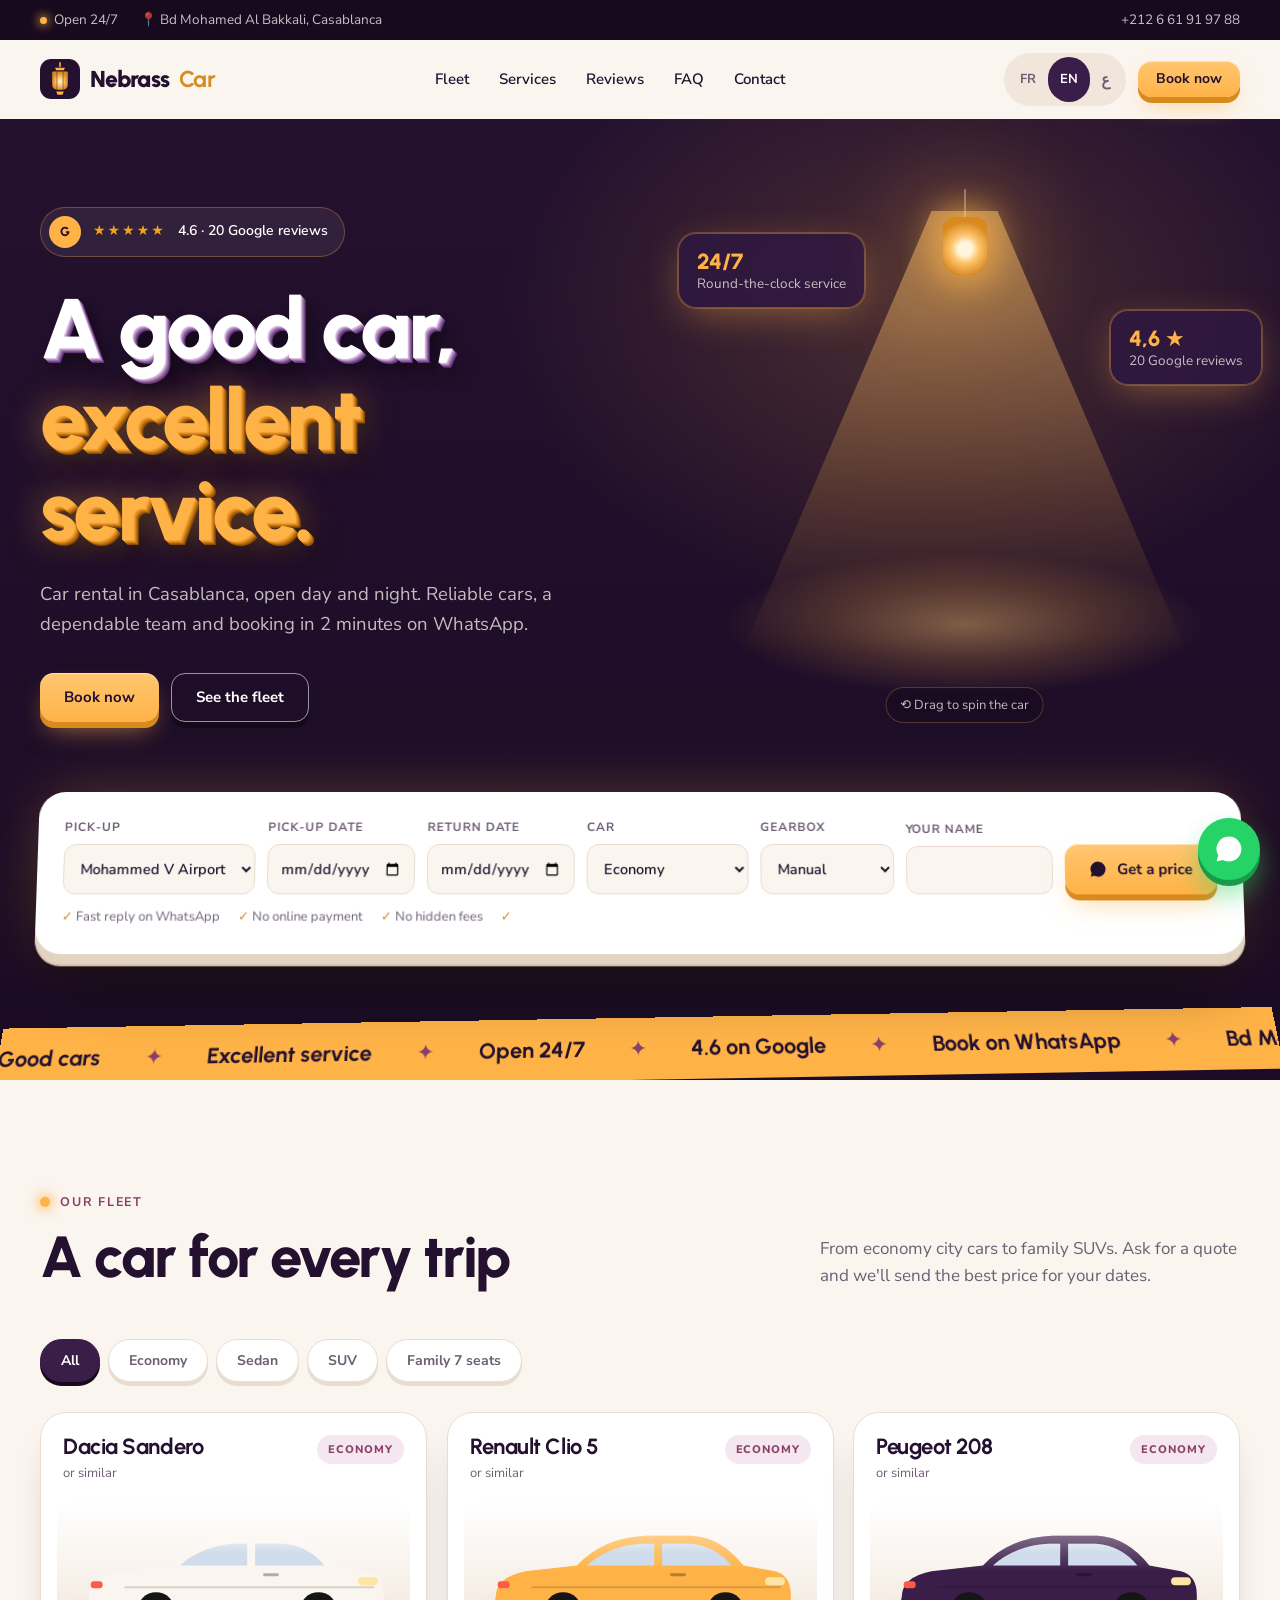
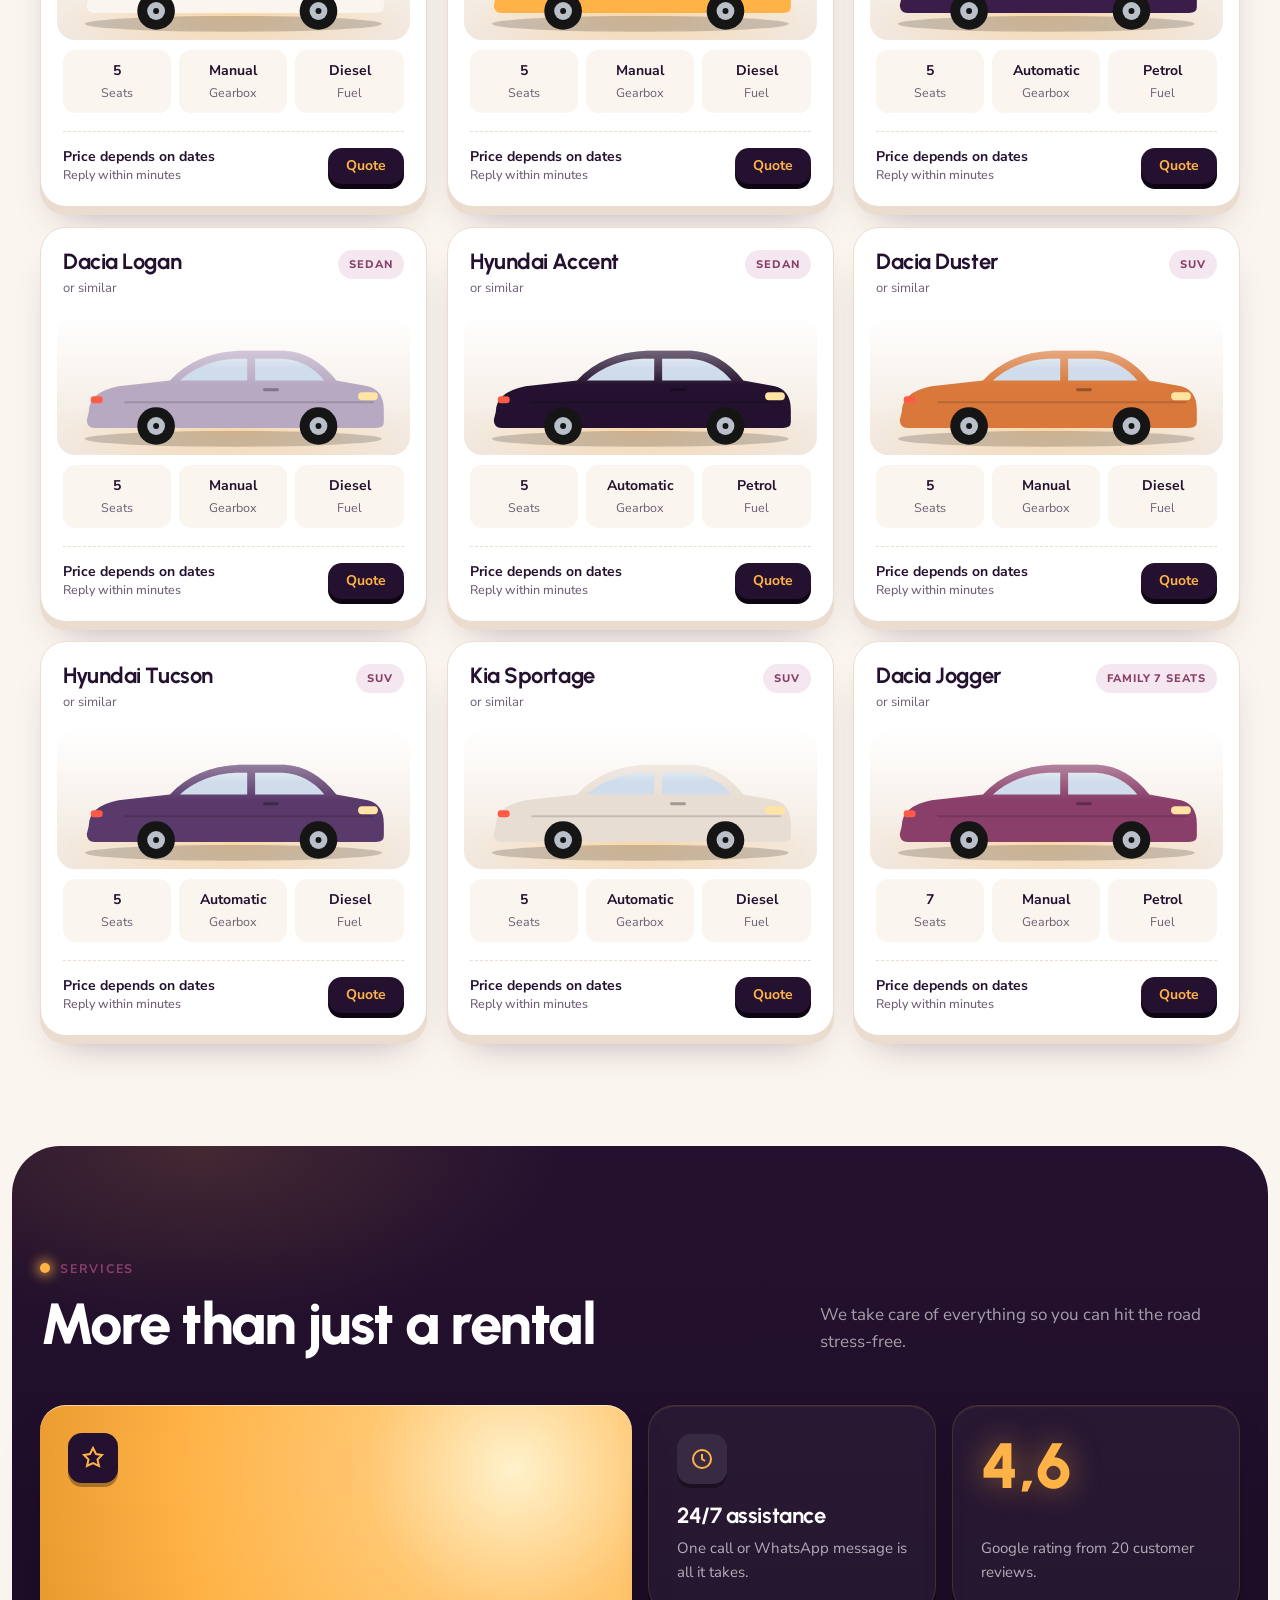
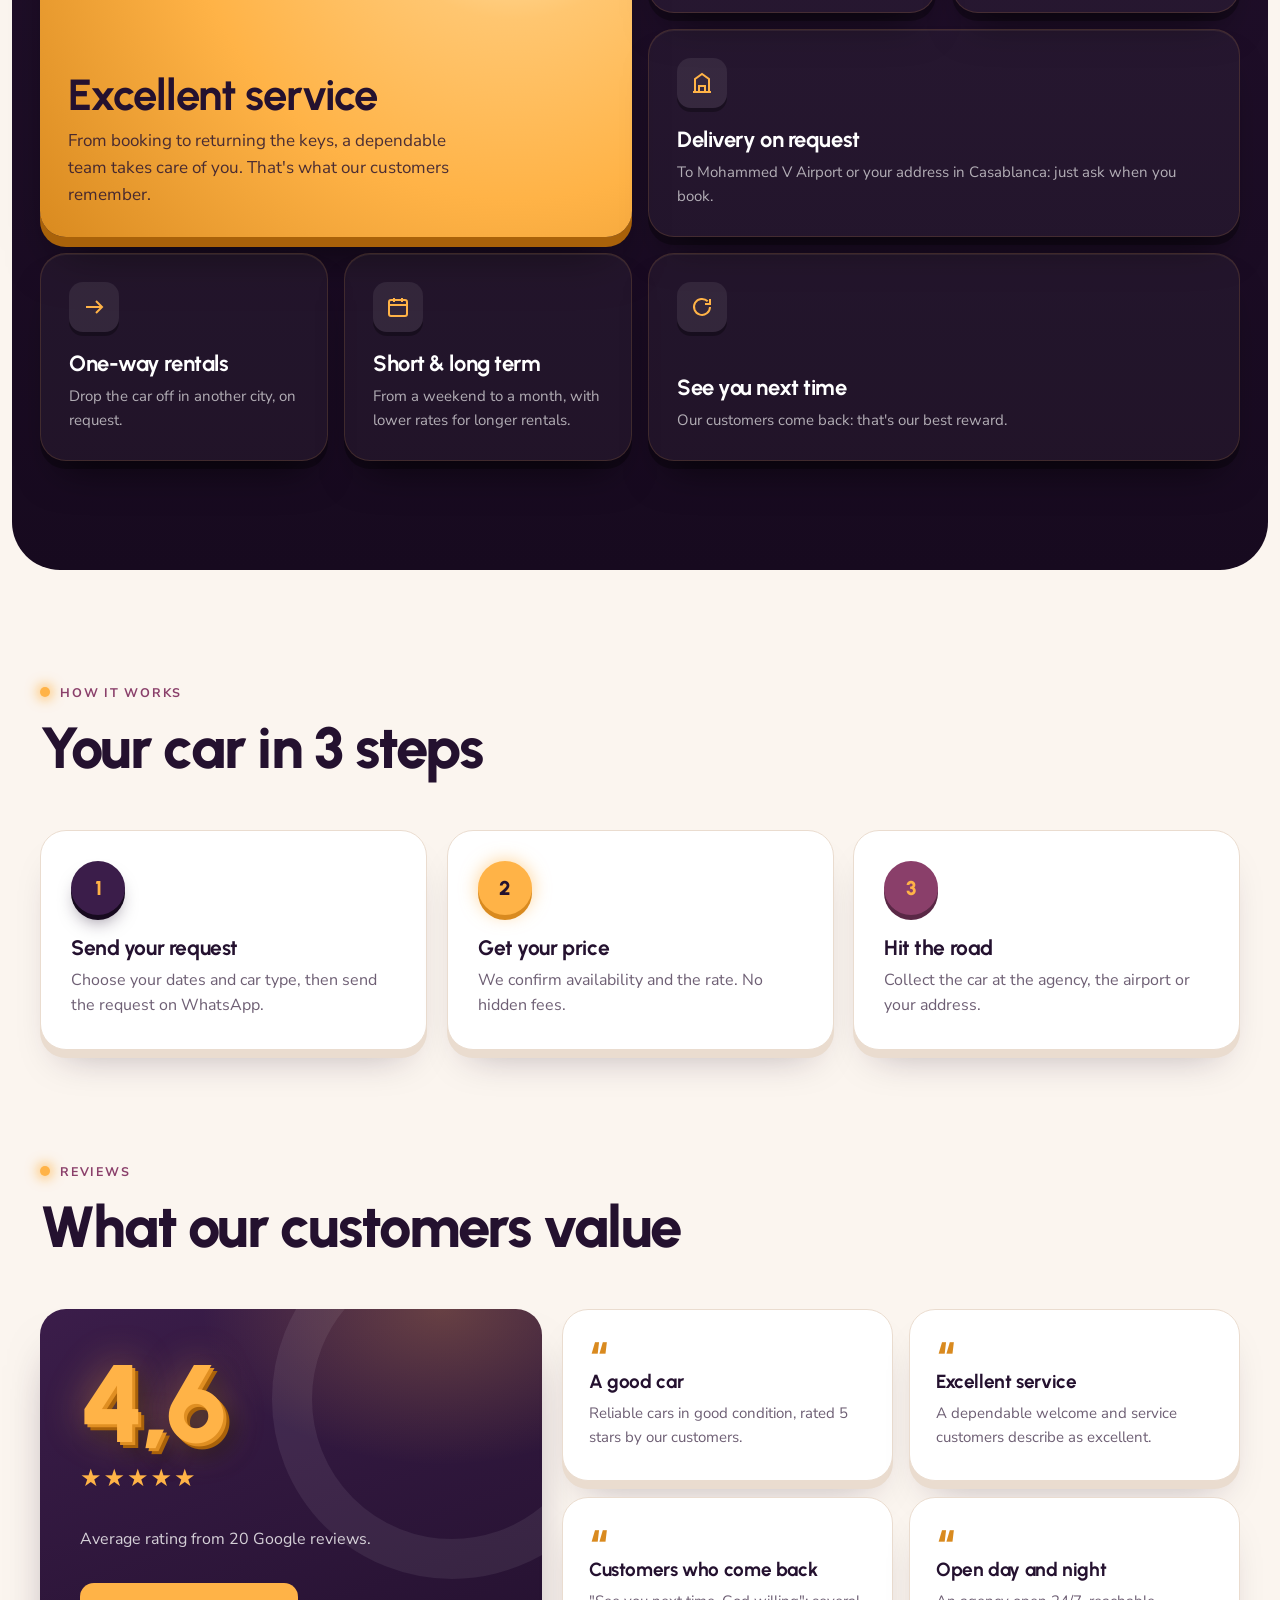
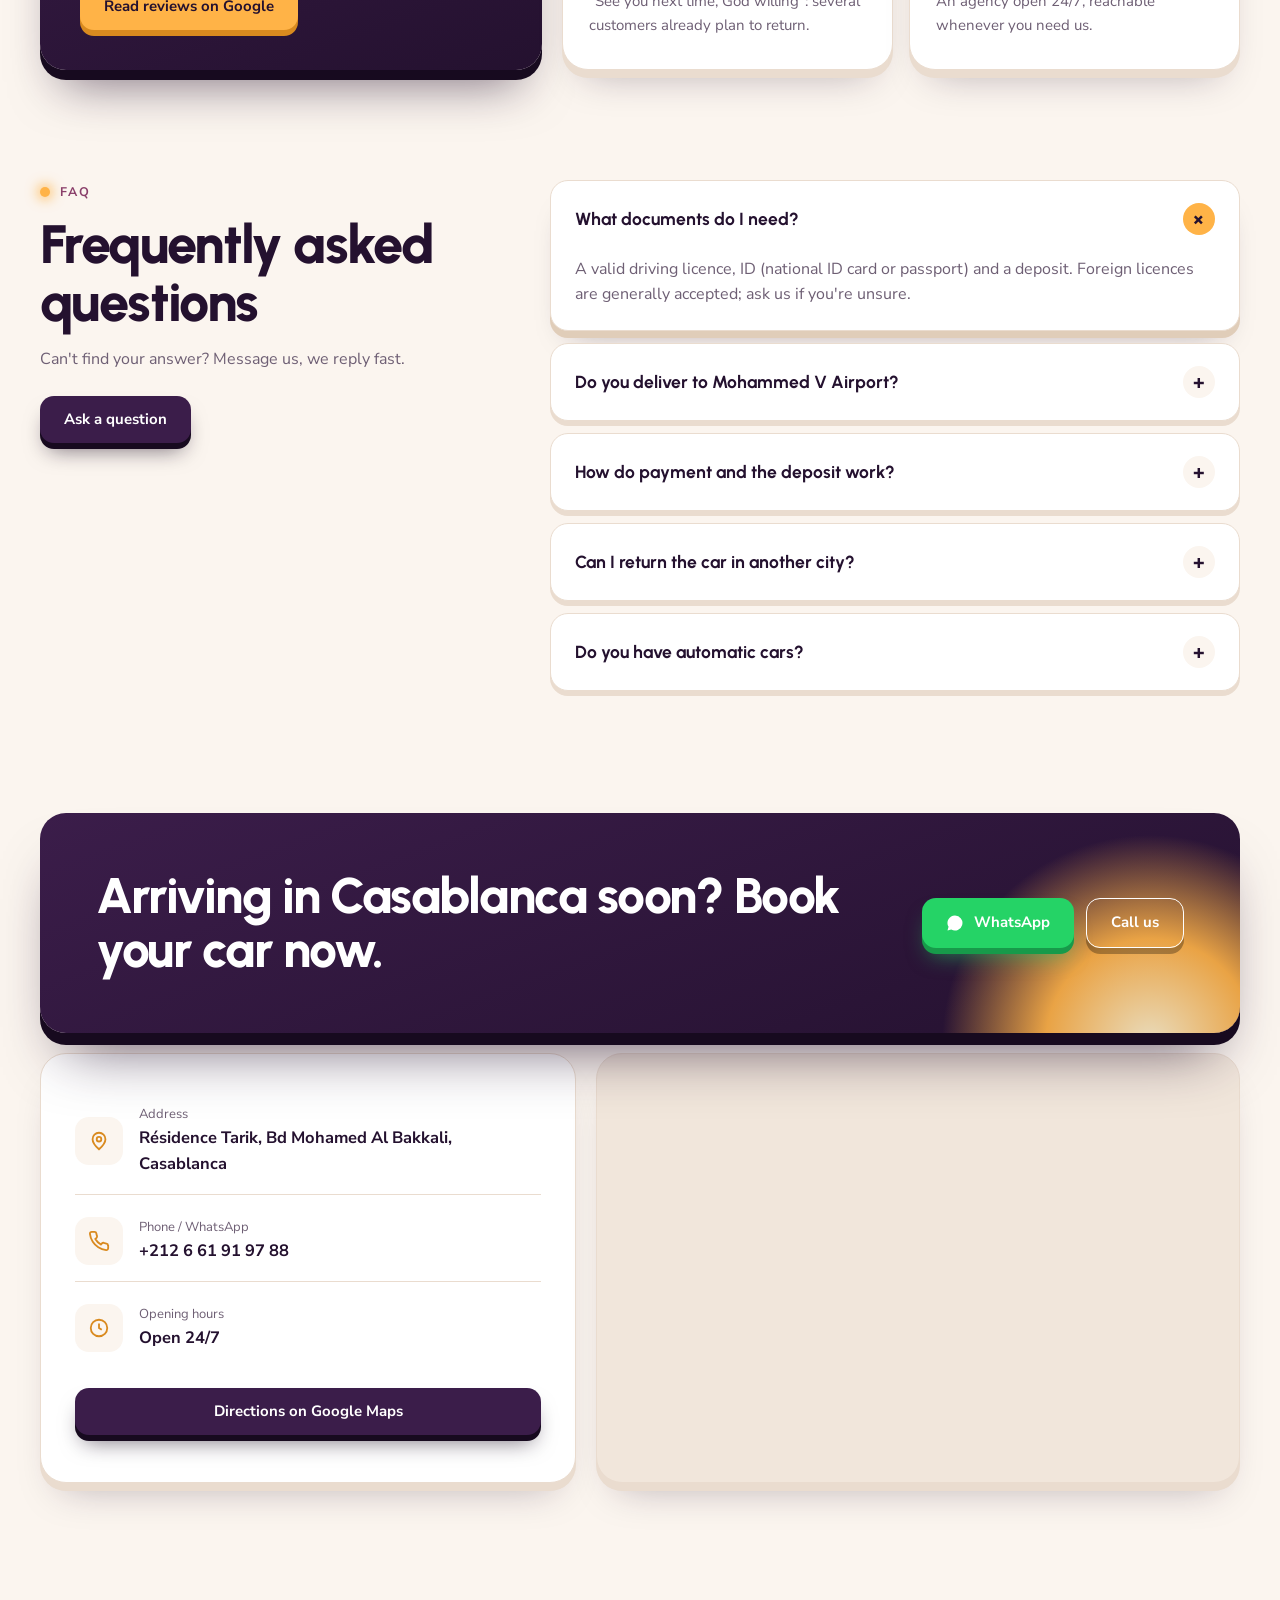
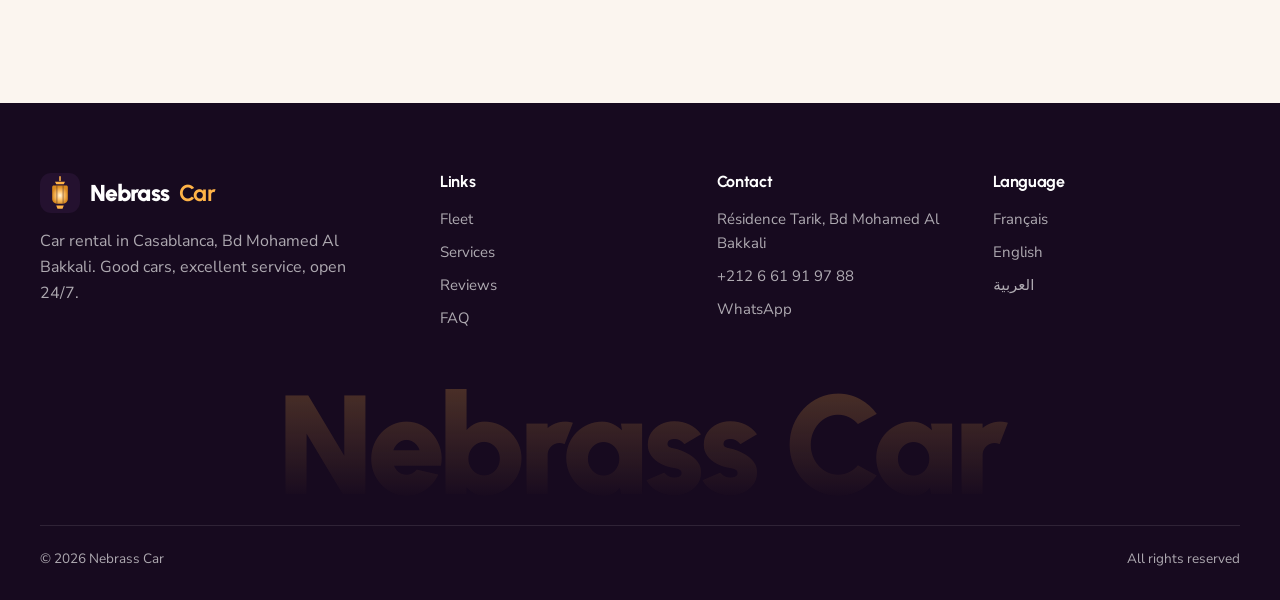
<file: index.html>
<!doctype html>
<html lang="fr" dir="ltr">
<head>
<meta charset="utf-8">
<meta name="viewport" content="width=device-width, initial-scale=1">
<title>Nebrass Car — Location de voitures à Casablanca</title>
<meta name="description" content="Nebrass Car : location de voitures à Casablanca, Bd Mohamed Al Bakkali. Bonnes voitures, excellent service, ouvert 24h/24 et 7j/7. Réservation sur WhatsApp.">
<meta name="theme-color" content="#24112f">
<meta property="og:title" content="Nebrass Car — Location de voitures à Casablanca">
<meta property="og:description" content="Nebrass Car : location de voitures à Casablanca, Bd Mohamed Al Bakkali. Bonnes voitures, excellent service, ouvert 24h/24 et 7j/7. Réservation sur WhatsApp.">
<meta property="og:type" content="website">
<link rel="icon" href="assets/img/favicon.svg" type="image/svg+xml">
<link rel="manifest" href="site.webmanifest">
<link rel="preconnect" href="https://fonts.googleapis.com">
<link rel="preconnect" href="https://fonts.gstatic.com" crossorigin>
<link href="https://fonts.googleapis.com/css2?family=Urbanist:wght@500;600;700;800;900&family=Nunito+Sans:wght@400;600;700;800&family=Noto+Sans+Arabic:wght@400;500;600;700;800&display=swap" rel="stylesheet">
<link rel="stylesheet" href="assets/css/style.css">
<script type="application/ld+json">
{
  "@context":"https://schema.org",
  "@type":"AutoRental",
  "name":"Nebrass Car",
  "telephone":"+212661919788",
  "address":{"@type":"PostalAddress","streetAddress":"Résidence Tarik, Bd Mohamed Al Bakkali","addressLocality":"Casablanca","postalCode":"20400","addressCountry":"MA"},
  "geo":{"@type":"GeoCoordinates","latitude":33.5921542,"longitude":-7.5169492},
  "openingHours":"Mo-Su 00:00-23:59",
  "aggregateRating":{"@type":"AggregateRating","ratingValue":"4.6","reviewCount":"20"}
}
</script>
</head>
<body>

<!-- TOP BAR -->
<div class="topbar">
  <div class="wrap">
    <div class="tb-l">
      <span><i class="dot"></i><span data-i="tb_open">Ouvert 24h/24 · 7j/7</span></span>
      <span>📍 Bd Mohamed Al Bakkali, Casablanca</span>
    </div>
    <div class="tb-r"><a href="tel:+212661919788" dir="ltr">+212 6 61 91 97 88</a></div>
  </div>
</div>

<!-- NAV -->
<nav class="nav" id="nav">
  <div class="wrap">
    <a href="#top" class="logo" aria-label="Nebrass Car"><img src="assets/img/logo.svg" alt="">Nebrass<b>Car</b></a>
    <div class="links" id="links">
      <a href="#flotte" data-i="nav_fleet">Flotte</a>
      <a href="#services" data-i="nav_services">Services</a>
      <a href="#avis" data-i="nav_reviews">Avis</a>
      <a href="#faq" data-i="nav_faq">FAQ</a>
      <a href="#contact" data-i="nav_contact">Contact</a>
    </div>
    <div class="nav-r">
      <div class="langs" role="group" aria-label="Langue">
        <button data-l="fr">FR</button>
        <button data-l="en">EN</button>
        <button data-l="ar">ع</button>
      </div>
      <a href="#reserver" class="btn btn-red btn-sm" data-i="nav_book">Réserver</a>
      <button class="burger" id="burger" aria-label="Menu">
        <svg width="20" height="20" viewBox="0 0 24 24" fill="none" stroke="currentColor" stroke-width="2.2"><path d="M4 7h16M4 12h16M4 17h16"/></svg>
      </button>
    </div>
  </div>
</nav>

<main id="top">
<!-- HERO -->
<header class="hero">
  <div class="wrap">
    <div class="hero-grid">
      <div>
        <div class="rating"><span class="g">G</span><span class="stars">★★★★★</span><span data-i="hero_rating">4,6 · 20 avis Google</span></div>
        <h1 data-i="hero_title" data-html>Une bonne voiture, <span class="hl">un excellent service.</span></h1>
        <p class="lead" data-i="hero_lead">Location de voitures à Casablanca, ouverte jour et nuit. Des voitures fiables, une équipe sérieuse et une réservation en 2 minutes sur WhatsApp.</p>
        <div class="hero-ctas">
          <a href="#reserver" class="btn btn-red" data-i="hero_cta1">Réserver maintenant</a>
          <a href="#flotte" class="btn btn-line" data-i="hero_cta2">Voir la flotte</a>
        </div>
      </div>
      <div class="hero-art stage" id="stage">
        <div class="ring" aria-hidden="true"></div>
        <div class="disc" aria-hidden="true"></div>
        <canvas id="car3d" aria-label="Voiture en 3D"></canvas>
        <div class="car fallback" id="heroCar" aria-hidden="true"></div>
        <div class="sticker s1"><b>24/7</b><span data-i="st_247">Service continu</span></div>
        <div class="sticker s2"><b>4,6 ★</b><span data-i="st_cmn">20 avis Google</span></div>
        <div class="drag-hint" aria-hidden="true"><span>⟲</span> <span data-i="drag_hint">Faites tourner la voiture</span></div>
      </div>
    </div>

    <!-- BOOKING -->
    <div class="booking" id="reserver">
      <form class="book" id="bookForm" novalidate>
        <div class="fld full">
          <label for="pick" data-i="bk_pick">Prise en charge</label>
          <select id="pick">
            <option value="cmn" data-i="opt_cmn">Aéroport Mohammed V</option>
            <option value="agency" data-i="opt_agency">Agence Bd Mohamed Al Bakkali</option>
            <option value="hotel" data-i="opt_hotel">Hôtel / adresse</option>
            <option value="station" data-i="opt_station">Gare Casa-Voyageurs</option>
          </select>
        </div>
        <div class="fld">
          <label for="d1" data-i="bk_d1">Départ</label>
          <input type="date" id="d1" required>
        </div>
        <div class="fld">
          <label for="d2" data-i="bk_d2">Retour</label>
          <input type="date" id="d2" required>
        </div>
        <div class="fld">
          <label for="cat" data-i="bk_cat">Véhicule</label>
          <select id="cat">
            <option value="eco" data-i="f_eco">Économique</option>
            <option value="sedan" data-i="f_sedan">Berline</option>
            <option value="suv" data-i="f_suv">SUV</option>
            <option value="family" data-i="f_family">Familiale 7 places</option>
            <option value="any" data-i="cat_any">Conseillez-moi</option>
          </select>
        </div>
        <div class="fld">
          <label for="gear" data-i="bk_gear">Boîte</label>
          <select id="gear">
            <option value="man" data-i="man">Manuelle</option>
            <option value="auto" data-i="auto">Automatique</option>
          </select>
        </div>
        <div class="fld full">
          <label for="name" data-i="bk_name">Votre nom</label>
          <input type="text" id="name" autocomplete="name" required>
        </div>
        <button type="submit" class="btn btn-red">
          <svg width="18" height="18" viewBox="0 0 24 24" fill="currentColor"><path d="M12 2a10 10 0 0 0-8.6 15.1L2 22l5-1.3A10 10 0 1 0 12 2z"/></svg>
          <span data-i="bk_btn">Demander un prix</span>
        </button>
        <div class="book-note">
          <span data-i="bk_n1">Réponse rapide sur WhatsApp</span>
          <span data-i="bk_n2">Aucun paiement en ligne</span>
          <span data-i="bk_n3">Sans frais cachés</span>
          <span class="err" id="bookErr" role="alert"></span>
        </div>
      </form>
    </div>
  </div>

  <div class="marquee" aria-hidden="true"><div class="track" id="track"></div></div>
</header>

<!-- FLEET -->
<section id="flotte">
  <div class="wrap">
    <div class="head rev">
      <div><span class="eyebrow" data-i="fl_tag">Notre flotte</span><h2 data-i="fl_title">Une voiture pour chaque trajet</h2></div>
      <p data-i="fl_sub">De la citadine économique au SUV familial. Demandez un devis : on vous envoie le meilleur prix pour vos dates.</p>
    </div>
    <div class="tabs" id="tabs" role="tablist">
      <button class="tab on" data-f="all" data-i="f_all">Toutes</button>
      <button class="tab" data-f="eco" data-i="f_eco">Économique</button>
      <button class="tab" data-f="sedan" data-i="f_sedan">Berline</button>
      <button class="tab" data-f="suv" data-i="f_suv">SUV</button>
      <button class="tab" data-f="family" data-i="f_family">Familiale 7 places</button>
    </div>
    <div class="fleet" id="fleet"></div>
  </div>
</section>

<!-- SERVICES -->
<section class="dark" id="services">
  <div class="wrap">
    <div class="head rev">
      <div><span class="eyebrow" data-i="sv_tag">Services</span><h2 data-i="sv_title">Plus qu'une simple location</h2></div>
      <p data-i="sv_sub">On s'occupe de tout pour que vous preniez la route sans stress.</p>
    </div>
    <div class="bento">
      <div class="bx big rev">
        <div class="ic"><svg width="24" height="24" viewBox="0 0 24 24" fill="none" stroke="currentColor" stroke-width="2"><path d="M12 2l3 6 6 1-4.5 4.5L18 20l-6-3-6 3 1.5-6.5L3 9l6-1z"/></svg></div>
        <div><h3 data-i="s1t">Un excellent service</h3><p data-i="s1p">De la réservation au retour des clés, une équipe sérieuse qui s'occupe de vous. C'est ce que nos clients retiennent.</p></div>
      </div>
      <div class="bx rev">
        <div class="ic"><svg width="24" height="24" viewBox="0 0 24 24" fill="none" stroke="currentColor" stroke-width="2"><circle cx="12" cy="12" r="9"/><path d="M12 7v5l3 2"/></svg></div>
        <div><h3 data-i="s3t">Assistance 24h/24</h3><p data-i="s3p">Un appel ou un message WhatsApp suffit.</p></div>
      </div>
      <div class="bx rev">
        <div class="num">4,6</div>
        <div><p data-i="s_score">Note Google sur 20 avis clients.</p></div>
      </div>
      <div class="bx wide rev">
        <div class="ic"><svg width="24" height="24" viewBox="0 0 24 24" fill="none" stroke="currentColor" stroke-width="2"><path d="M3 21h18M5 21V8l7-5 7 5v13M9 21v-6h6v6"/></svg></div>
        <div><h3 data-i="s2t">Livraison sur demande</h3><p data-i="s2p">À l'aéroport Mohammed V ou à votre adresse à Casablanca : demandez-nous lors de la réservation.</p></div>
      </div>
      <div class="bx rev">
        <div class="ic"><svg width="24" height="24" viewBox="0 0 24 24" fill="none" stroke="currentColor" stroke-width="2"><path d="M4 12h16M14 6l6 6-6 6"/></svg></div>
        <div><h3 data-i="s4t">Aller simple</h3><p data-i="s4p">Rendez la voiture dans une autre ville, sur demande.</p></div>
      </div>
      <div class="bx rev">
        <div class="ic"><svg width="24" height="24" viewBox="0 0 24 24" fill="none" stroke="currentColor" stroke-width="2"><rect x="3" y="5" width="18" height="16" rx="2"/><path d="M3 10h18M8 3v4M16 3v4"/></svg></div>
        <div><h3 data-i="s5t">Courte et longue durée</h3><p data-i="s5p">Du week-end au mois, avec des tarifs dégressifs.</p></div>
      </div>
      <div class="bx wide rev">
        <div class="ic"><svg width="24" height="24" viewBox="0 0 24 24" fill="none" stroke="currentColor" stroke-width="2"><path d="M20 12a8 8 0 1 1-2.3-5.7M20 4v5h-5"/></svg></div>
        <div><h3 data-i="s6t">On vous attend la prochaine fois</h3><p data-i="s6p">Nos clients reviennent : c'est notre plus belle récompense.</p></div>
      </div>
    </div>
  </div>
</section>

<!-- STEPS -->
<section>
  <div class="wrap">
    <div class="head rev">
      <div><span class="eyebrow" data-i="st_tag">Comment ça marche</span><h2 data-i="st_title">Votre voiture en 3 étapes</h2></div>
    </div>
    <div class="steps">
      <div class="step rev"><div class="n">1</div><h3 data-i="st1t">Envoyez votre demande</h3><p data-i="st1p">Choisissez vos dates et le type de voiture, puis envoyez la demande sur WhatsApp.</p></div>
      <div class="step rev"><div class="n">2</div><h3 data-i="st2t">Recevez votre prix</h3><p data-i="st2p">On confirme la disponibilité et le tarif. Pas de frais cachés.</p></div>
      <div class="step rev"><div class="n">3</div><h3 data-i="st3t">Prenez la route</h3><p data-i="st3p">Récupérez la voiture à l'agence, à l'aéroport ou à votre adresse.</p></div>
    </div>
  </div>
</section>

<!-- REVIEWS -->
<section id="avis" style="padding-top:0">
  <div class="wrap">
    <div class="head rev">
      <div><span class="eyebrow" data-i="rv_tag">Avis clients</span><h2 data-i="rv_title">Ce que nos clients apprécient</h2></div>
    </div>
    <div class="rv">
      <div class="score rev">
        <div><div class="big">4,6</div><div class="stars">★★★★★</div></div>
        <p data-i="rv_count">Note moyenne sur 20 avis Google.</p>
        <a class="btn" target="_blank" rel="noopener" href="https://www.google.com/maps/search/?api=1&query=NEBRASS+CAR+Bd+Mohamed+Al+Bakkali+Casablanca" data-i="rv_btn">Lire les avis sur Google</a>
      </div>
      <div class="praise">
        <div class="pr rev"><div class="q">“</div><h3 data-i="p1t">Une bonne voiture</h3><p data-i="p1p">Des voitures fiables et en bon état, notées 5 étoiles par nos clients.</p></div>
        <div class="pr rev"><div class="q">“</div><h3 data-i="p2t">Un excellent service</h3><p data-i="p2p">Un accueil sérieux et un service que les clients décrivent comme excellent.</p></div>
        <div class="pr rev"><div class="q">“</div><h3 data-i="p3t">Des clients qui reviennent</h3><p data-i="p3p">« À la prochaine, inchallah » : plusieurs clients prévoient déjà de revenir.</p></div>
        <div class="pr rev"><div class="q">“</div><h3 data-i="p4t">Ouvert jour et nuit</h3><p data-i="p4p">Une agence ouverte 24h/24 et 7j/7, joignable quand vous en avez besoin.</p></div>
      </div>
    </div>
  </div>
</section>

<!-- FAQ -->
<section id="faq" style="padding-top:0">
  <div class="wrap faq-grid">
    <div class="faq-side rev">
      <span class="eyebrow">FAQ</span>
      <h2 style="font-size:clamp(34px,4.6vw,54px)" data-i="fq_title">Questions fréquentes</h2>
      <p data-i="fq_sub">Vous ne trouvez pas votre réponse ? Écrivez-nous, on répond vite.</p>
      <a href="https://wa.me/212661919788" target="_blank" rel="noopener" class="btn btn-ink" data-i="fq_btn">Poser une question</a>
    </div>
    <div id="faqList"></div>
  </div>
</section>

<!-- CTA + CONTACT -->
<section id="contact" style="padding-top:0">
  <div class="wrap">
    <div class="cta rev">
      <h2 data-i="cta_t">Vous arrivez bientôt à Casablanca ? Réservez votre voiture maintenant.</h2>
      <div class="btns">
        <a href="https://wa.me/212661919788" target="_blank" rel="noopener" class="btn btn-wa">
          <svg width="18" height="18" viewBox="0 0 24 24" fill="currentColor"><path d="M12 2a10 10 0 0 0-8.6 15.1L2 22l5-1.3A10 10 0 1 0 12 2z"/></svg>WhatsApp
        </a>
        <a href="tel:+212661919788" class="btn btn-line" data-i="cta_call">Appeler</a>
      </div>
    </div>
    <div class="contact">
      <div class="cinfo rev">
        <div class="crow"><div class="ic"><svg width="22" height="22" viewBox="0 0 24 24" fill="none" stroke="currentColor" stroke-width="2"><path d="M12 21s-7-6.2-7-11a7 7 0 0 1 14 0c0 4.8-7 11-7 11z"/><circle cx="12" cy="10" r="2.5"/></svg></div><div><small data-i="ct_addr">Adresse</small><b>Résidence Tarik, Bd Mohamed Al Bakkali, Casablanca</b></div></div>
        <div class="crow"><div class="ic"><svg width="22" height="22" viewBox="0 0 24 24" fill="none" stroke="currentColor" stroke-width="2"><path d="M22 16.9v3a2 2 0 0 1-2.2 2 19.8 19.8 0 0 1-8.6-3.1 19.5 19.5 0 0 1-6-6A19.8 19.8 0 0 1 2.1 4.2 2 2 0 0 1 4.1 2h3a2 2 0 0 1 2 1.7c.1.9.4 1.8.7 2.7a2 2 0 0 1-.5 2.1L8 9.8a16 16 0 0 0 6 6l1.3-1.3a2 2 0 0 1 2.1-.4c.9.3 1.8.6 2.7.7a2 2 0 0 1 1.7 2z"/></svg></div><div><small data-i="ct_phone">Téléphone / WhatsApp</small><b><a href="tel:+212661919788" dir="ltr">+212 6 61 91 97 88</a></b></div></div>
        <div class="crow"><div class="ic"><svg width="22" height="22" viewBox="0 0 24 24" fill="none" stroke="currentColor" stroke-width="2"><circle cx="12" cy="12" r="9"/><path d="M12 7v5l3 2"/></svg></div><div><small data-i="ct_hours">Horaires</small><b data-i="tb_open">Ouvert 24h/24 · 7j/7</b></div></div>
        <a class="btn btn-ink" target="_blank" rel="noopener" href="https://www.google.com/maps/dir/?api=1&destination=33.5921542,-7.5169492" data-i="ct_dir">Itinéraire Google Maps</a>
      </div>
      <div class="map rev">
        <iframe loading="lazy" title="Nebrass Car — Casablanca" src="https://maps.google.com/maps?q=33.5921542,-7.5169492&z=16&output=embed"></iframe>
      </div>
    </div>
  </div>
</section>
</main>

<footer>
  <div class="wrap">
    <div class="ft">
      <div>
        <a href="#top" class="logo"><img src="assets/img/logo.svg" alt="">Nebrass<b>Car</b></a>
        <p data-i="ft_about" style="max-width:320px">Location de voitures à Casablanca, Bd Mohamed Al Bakkali. Bonnes voitures, excellent service, ouvert 24h/24.</p>
      </div>
      <div>
        <h4 data-i="ft_links">Liens</h4>
        <ul>
          <li><a href="#flotte" data-i="nav_fleet">Flotte</a></li>
          <li><a href="#services" data-i="nav_services">Services</a></li>
          <li><a href="#avis" data-i="nav_reviews">Avis</a></li>
          <li><a href="#faq">FAQ</a></li>
        </ul>
      </div>
      <div>
        <h4 data-i="nav_contact">Contact</h4>
        <ul>
          <li>Résidence Tarik, Bd Mohamed Al Bakkali</li>
          <li><a href="tel:+212661919788" dir="ltr">+212 6 61 91 97 88</a></li>
          <li><a href="https://wa.me/212661919788" target="_blank" rel="noopener">WhatsApp</a></li>
        </ul>
      </div>
      <div>
        <h4 data-i="ft_lang">Langue</h4>
        <ul>
          <li><a href="?lang=fr" data-setlang="fr">Français</a></li>
          <li><a href="?lang=en" data-setlang="en">English</a></li>
          <li><a href="?lang=ar" data-setlang="ar">العربية</a></li>
        </ul>
      </div>
    </div>
    <div class="big-name" aria-hidden="true">Nebrass Car</div>
    <div class="copy"><span>© <span id="yr"></span> Nebrass Car</span><span data-i="ft_rights">Tous droits réservés</span></div>
  </div>
</footer>

<a class="wa-fab" href="https://wa.me/212661919788" target="_blank" rel="noopener" aria-label="WhatsApp">
  <svg width="30" height="30" viewBox="0 0 24 24" fill="#fff"><path d="M17.5 14.4c-.3-.1-1.7-.8-2-.9-.3-.1-.5-.1-.7.1-.2.3-.8.9-.9 1.1-.2.2-.3.2-.6.1-.3-.1-1.2-.5-2.3-1.4-.9-.8-1.4-1.7-1.6-2-.2-.3 0-.5.1-.6l.4-.5c.1-.2.2-.3.3-.5.1-.2 0-.4 0-.5l-.9-2.2c-.2-.6-.5-.5-.7-.5h-.6c-.2 0-.5.1-.8.4-.3.3-1 1-1 2.5s1.1 2.9 1.2 3.1c.1.2 2.1 3.2 5.1 4.5.7.3 1.3.5 1.7.6.7.2 1.4.2 1.9.1.6-.1 1.7-.7 2-1.4.2-.7.2-1.3.2-1.4-.1-.1-.3-.2-.6-.3zM12 2a10 10 0 0 0-8.6 15.1L2 22l5-1.3A10 10 0 1 0 12 2z"/></svg>
</a>

<script src="assets/js/i18n.js"></script>
<script src="assets/js/app.js"></script>
<script type="module" src="assets/js/hero3d.js"></script>
</body>
</html>
</file>
<file: assets/css/style.css>
/* =========================================================
   Nebrass Car — Feuille de style principale
   Couleurs : modifiez les variables ci-dessous
   ========================================================= */
:root{
  --ink:#24112f;
  --ink-2:#2f1840;
  --ink-3:#3b1d4a;
  --cream:#fbf5ef;
  --sand:#f1e6db;
  --paper:#ffffff;
  --red:#ffb347;
  --red-2:#ffc670;
  --amber-dk:#d98a1f;
  --plum:#8a3f6a;
  --green:#8a3f6a;
  --muted:#6e5f74;
  --line:#eadccf;
  --wa:#25d366;
  --r-lg:26px; --r-md:18px; --r-sm:12px;
  --shadow:0 20px 40px -20px rgba(36,17,47,.4);
  --glow:0 0 0 1px rgba(255,179,71,.25),0 10px 40px -8px rgba(255,179,71,.45);
  --f-display:"Urbanist",system-ui,sans-serif;
  --f-body:"Nunito Sans",system-ui,sans-serif;
}
html[lang="ar"]{
  --f-display:"Noto Sans Arabic",system-ui,sans-serif;
  --f-body:"Noto Sans Arabic",system-ui,sans-serif;
}

*{box-sizing:border-box;margin:0;padding:0}
html{scroll-behavior:smooth;scroll-padding-top:90px}
body{font-family:var(--f-body);background:var(--cream);color:var(--ink);line-height:1.6;overflow-x:hidden;-webkit-font-smoothing:antialiased}
h1,h2,h3,h4{font-family:var(--f-display);line-height:1.08;letter-spacing:-.02em;font-weight:700}
html[lang="ar"] h1,html[lang="ar"] h2,html[lang="ar"] h3{letter-spacing:0;line-height:1.35}
a{color:inherit;text-decoration:none}
svg{display:block;max-width:100%}
button{font-family:inherit}
.wrap{width:min(1200px,100% - 32px);margin-inline:auto}
.sr{position:absolute;width:1px;height:1px;overflow:hidden;clip:rect(0 0 0 0)}

/* ---------- Buttons ---------- */
.btn{display:inline-flex;align-items:center;justify-content:center;gap:.6rem;border:0;cursor:pointer;font:700 15px/1 var(--f-body);padding:16px 24px;border-radius:999px;transition:transform .2s,background .2s,box-shadow .2s,color .2s;white-space:nowrap}
.btn:hover{transform:translateY(-2px)}
.btn-red{background:var(--red);color:#fff}
.btn-red:hover{background:var(--red-2);box-shadow:0 12px 26px -10px rgba(217,58,34,.7)}
.btn-ink{background:var(--ink);color:#fff}
.btn-ink:hover{background:var(--ink-3)}
.btn-line{border:1.5px solid var(--ink);color:var(--ink);background:transparent}
.btn-line:hover{background:var(--ink);color:#fff}
.btn-wa{background:var(--wa);color:#fff}
.btn-sm{padding:11px 18px;font-size:14px}
.btn svg{flex:none}

.eyebrow{display:inline-flex;align-items:center;gap:10px;font:700 12.5px var(--f-body);letter-spacing:.14em;text-transform:uppercase;color:var(--red);margin-bottom:16px}
html[lang="ar"] .eyebrow{letter-spacing:0;font-size:14px}
.eyebrow::before{content:"";width:26px;height:2px;background:currentColor}
section{padding:110px 0}
.head{display:flex;justify-content:space-between;align-items:end;gap:30px;margin-bottom:50px;flex-wrap:wrap}
.head h2{font-size:clamp(34px,4.6vw,58px);max-width:680px}
.head p{color:var(--muted);max-width:420px;font-size:17px}

/* ---------- Top bar ---------- */
.topbar{background:var(--ink);color:rgba(255,255,255,.75);font-size:13.5px}
.topbar .wrap{display:flex;justify-content:space-between;gap:16px;height:40px;align-items:center}
.topbar span{display:inline-flex;align-items:center;gap:7px}
.topbar .tb-l{display:flex;gap:22px}
.dot{width:7px;height:7px;border-radius:50%;background:#3ddc84;box-shadow:0 0 0 4px rgba(61,220,132,.2)}

/* ---------- Nav ---------- */
.nav{position:sticky;top:0;z-index:60;background:rgba(245,240,232,.86);backdrop-filter:blur(14px);border-bottom:1px solid transparent;transition:border-color .2s}
.nav.scrolled{border-color:var(--line)}
.nav .wrap{display:flex;align-items:center;justify-content:space-between;height:78px;gap:20px}
.logo{display:flex;align-items:center;gap:10px;font:800 23px var(--f-display);letter-spacing:-.02em}
.logo img{width:40px;height:40px}
.logo b{color:var(--red)}
.links{display:flex;gap:30px;font-weight:600;font-size:15px}
.links a{position:relative;padding:6px 0}
.links a::after{content:"";position:absolute;inset-inline:0;bottom:0;height:2px;background:var(--red);transform:scaleX(0);transition:transform .25s}
.links a:hover::after{transform:scaleX(1)}
.nav-r{display:flex;align-items:center;gap:12px}
.langs{display:flex;background:var(--sand);border-radius:999px;padding:4px}
.langs button{border:0;background:none;cursor:pointer;font:700 13px var(--f-body);padding:8px 12px;border-radius:999px;color:var(--muted)}
.langs button[data-l="ar"]{font-family:"Noto Sans Arabic",sans-serif;font-size:14px}
.langs button.on{background:var(--ink);color:#fff}
.burger{display:none;width:44px;height:44px;border-radius:50%;border:1.5px solid var(--ink);background:none;cursor:pointer;place-items:center}

/* ---------- Hero ---------- */
.hero{padding:70px 0 30px;position:relative;overflow:hidden}
.hero-grid{display:grid;grid-template-columns:1.05fr .95fr;gap:40px;align-items:center}
.rating{display:inline-flex;align-items:center;gap:12px;background:var(--paper);border:1px solid var(--line);border-radius:999px;padding:8px 16px 8px 8px;font-size:14px;font-weight:600;margin-bottom:26px}
html[dir="rtl"] .rating{padding:8px 8px 8px 16px}
.rating .g{width:32px;height:32px;border-radius:50%;background:var(--ink);color:#fff;display:grid;place-items:center;font:800 13px var(--f-display)}
.stars{color:#f2a51a;letter-spacing:2px}
.hero h1{font-size:clamp(44px,6.6vw,92px);margin-bottom:24px}
.hero h1 .hl{color:var(--red);font-style:italic}
html[lang="ar"] .hero h1{font-size:clamp(38px,5.6vw,74px)}
html[lang="ar"] .hero h1 .hl{font-style:normal}
.hero .lead{font-size:18.5px;color:var(--muted);max-width:520px;margin-bottom:34px}
.hero-ctas{display:flex;gap:12px;flex-wrap:wrap}

.hero-art{position:relative;aspect-ratio:1/1;max-width:560px;margin-inline-start:auto;width:100%}
.hero-art .disc{position:absolute;inset:6%;border-radius:50%;background:radial-gradient(circle at 30% 30%,var(--red-2),var(--red) 60%,#a92812)}
.hero-art .ring{position:absolute;inset:0;border-radius:50%;border:1.5px dashed rgba(18,18,18,.25);animation:spin 60s linear infinite}
@keyframes spin{to{transform:rotate(360deg)}}
.hero-art .car{position:absolute;inset-inline:-8%;bottom:16%;filter:drop-shadow(0 30px 25px rgba(0,0,0,.3))}
html[dir="rtl"] .hero-art .car svg{transform:scaleX(-1)}
.sticker{position:absolute;background:var(--paper);border-radius:var(--r-md);padding:14px 18px;box-shadow:var(--shadow);font-size:13.5px;color:var(--muted);line-height:1.35}
.sticker b{display:block;font:800 22px var(--f-display);color:var(--ink)}
.sticker.s1{top:8%;inset-inline-start:-2%}
.sticker.s2{top:22%;inset-inline-end:-4%}

/* ---------- Booking bar ---------- */
.booking{margin-top:60px;position:relative;z-index:5}
.book{background:var(--ink);color:#fff;border-radius:var(--r-lg);padding:26px;display:grid;grid-template-columns:1.3fr 1fr 1fr 1.1fr .9fr 1fr auto;gap:12px;align-items:end;box-shadow:0 30px 60px -25px rgba(0,0,0,.5)}
.fld{display:flex;flex-direction:column;gap:7px;min-width:0}
.fld label{font-size:12px;font-weight:700;color:rgba(255,255,255,.55);text-transform:uppercase;letter-spacing:.08em}
html[lang="ar"] .fld label{letter-spacing:0;font-size:13px}
.fld input,.fld select{width:100%;background:var(--ink-3);border:1.5px solid transparent;color:#fff;border-radius:var(--r-sm);padding:13px 12px;font:600 14.5px var(--f-body);color-scheme:dark}
.fld input:focus,.fld select:focus{outline:none;border-color:var(--red)}
.book .btn{height:50px}
.book-note{grid-column:1/-1;font-size:13px;color:rgba(255,255,255,.5);display:flex;gap:18px;flex-wrap:wrap}
.book-note span::before{content:"✓ ";color:#3ddc84}
.err{color:var(--red-2);font-weight:700}

/* ---------- Marquee ---------- */
.marquee{background:var(--red);color:#fff;overflow:hidden;padding:18px 0;margin-top:90px;transform:rotate(-1.2deg)}
.track{display:flex;gap:44px;width:max-content;animation:slide 30s linear infinite;font:700 22px var(--f-display);white-space:nowrap}
html[dir="rtl"] .track{animation-name:slide-rtl}
.track span{display:inline-flex;align-items:center;gap:44px}
.track span::after{content:"✦";color:var(--ink)}
@keyframes slide{to{transform:translateX(-50%)}}
@keyframes slide-rtl{to{transform:translateX(50%)}}

/* ---------- Fleet ---------- */
.tabs{display:flex;gap:8px;flex-wrap:wrap;margin-bottom:30px}
.tab{border:1.5px solid var(--line);background:var(--paper);padding:11px 20px;border-radius:999px;font:700 14px var(--f-body);cursor:pointer;color:var(--muted);transition:.2s}
.tab:hover{border-color:var(--ink);color:var(--ink)}
.tab.on{background:var(--ink);border-color:var(--ink);color:#fff}
.fleet{display:grid;grid-template-columns:repeat(3,1fr);gap:20px}
.car-card{background:var(--paper);border:1px solid var(--line);border-radius:var(--r-lg);padding:22px;display:flex;flex-direction:column;transition:transform .25s,box-shadow .25s}
.car-card:hover{transform:translateY(-5px);box-shadow:var(--shadow)}
.cc-top{display:flex;justify-content:space-between;align-items:start;gap:10px}
.cc-top h3{font-size:22px}
.cc-top small{display:block;color:var(--muted);font-size:13px;margin-top:4px;font-family:var(--f-body)}
.badge{font:800 11px var(--f-body);letter-spacing:.08em;text-transform:uppercase;padding:7px 11px;border-radius:999px;background:var(--sand);color:var(--ink);flex:none}
html[lang="ar"] .badge{letter-spacing:0;font-size:12px}
.badge.new{background:var(--red);color:#fff}
.cc-img{margin:16px -6px 10px;background:linear-gradient(180deg,transparent 55%,var(--sand) 55%);border-radius:var(--r-md);padding:8px 8px 4px}
html[dir="rtl"] .cc-img svg{transform:scaleX(-1)}
.specs{display:grid;grid-template-columns:repeat(3,1fr);gap:8px;margin-bottom:18px}
.spec{background:var(--cream);border-radius:var(--r-sm);padding:10px;text-align:center;font-size:12.5px;color:var(--muted)}
.spec b{display:block;color:var(--ink);font-size:14px}
.cc-foot{margin-top:auto;display:flex;justify-content:space-between;align-items:center;gap:10px;padding-top:16px;border-top:1px dashed var(--line)}
.cc-foot .p{font-weight:700;font-size:14px;line-height:1.3}
.cc-foot .p small{display:block;font-weight:500;color:var(--muted);font-size:12.5px}

/* ---------- Services (bento) ---------- */
.dark{background:var(--ink);color:#fff;border-radius:48px;margin-inline:12px}
.dark .head p{color:rgba(255,255,255,.6)}
.bento{display:grid;grid-template-columns:repeat(4,1fr);grid-auto-rows:minmax(200px,auto);gap:16px}
.bx{background:var(--ink-2);border:1px solid rgba(255,255,255,.07);border-radius:var(--r-lg);padding:28px;display:flex;flex-direction:column;justify-content:space-between;gap:20px;transition:border-color .25s}
.bx:hover{border-color:rgba(240,86,60,.6)}
.bx.big{grid-column:span 2;grid-row:span 2;background:var(--red);border:0}
.bx.wide{grid-column:span 2}
.bx .ic{width:50px;height:50px;border-radius:14px;background:rgba(255,255,255,.08);display:grid;place-items:center;color:var(--red-2)}
.bx.big .ic{background:rgba(0,0,0,.18);color:#fff}
.bx h3{font-size:22px;margin-bottom:8px}
.bx.big h3{font-size:clamp(30px,3.4vw,44px)}
.bx p{color:rgba(255,255,255,.65);font-size:15px}
.bx.big p{color:rgba(255,255,255,.9);font-size:17px;max-width:420px}
.bx .num{font:800 64px/1 var(--f-display);color:#fff}

/* ---------- Steps ---------- */
.steps{display:grid;grid-template-columns:repeat(3,1fr);gap:20px;position:relative}
.step{padding:30px;border-radius:var(--r-lg);background:var(--paper);border:1px solid var(--line)}
.step .n{width:54px;height:54px;border-radius:50%;background:var(--ink);color:#fff;display:grid;place-items:center;font:800 20px var(--f-display);margin-bottom:22px}
.step:nth-child(2) .n{background:var(--red)}
.step:nth-child(3) .n{background:var(--green)}
.step h3{font-size:21px;margin-bottom:8px}
.step p{color:var(--muted)}

/* ---------- Reviews ---------- */
.rv{display:grid;grid-template-columns:.85fr 1.15fr;gap:20px}
.score{background:var(--green);color:#fff;border-radius:var(--r-lg);padding:40px;display:flex;flex-direction:column;justify-content:space-between;gap:30px;position:relative;overflow:hidden}
.score::after{content:"";position:absolute;width:280px;height:280px;border-radius:50%;border:40px solid rgba(255,255,255,.07);inset-inline-end:-90px;top:-90px}
.score .big{font:800 110px/1 var(--f-display);letter-spacing:-.04em}
.score .stars{font-size:24px}
.score p{color:rgba(255,255,255,.8)}
.score .btn{background:#fff;color:var(--ink);align-self:flex-start}
.praise{display:grid;grid-template-columns:1fr 1fr;gap:16px}
.pr{background:var(--paper);border:1px solid var(--line);border-radius:var(--r-lg);padding:26px}
.pr .q{font:800 44px/1 var(--f-display);color:var(--red);height:26px}
.pr h3{font-size:19px;margin:10px 0 8px}
.pr p{color:var(--muted);font-size:15px}

/* ---------- FAQ ---------- */
.faq-grid{display:grid;grid-template-columns:.8fr 1.2fr;gap:50px;align-items:start}
.faq-side p{color:var(--muted);margin:14px 0 24px}
details{background:var(--paper);border:1px solid var(--line);border-radius:var(--r-md);margin-bottom:12px;transition:background .2s}
details[open]{background:#fff}
summary{list-style:none;cursor:pointer;padding:22px 24px;font:700 17.5px var(--f-display);display:flex;justify-content:space-between;gap:16px;align-items:center}
summary::-webkit-details-marker{display:none}
summary .pm{width:32px;height:32px;flex:none;border-radius:50%;background:var(--cream);display:grid;place-items:center;transition:transform .25s,background .25s;font-size:20px;line-height:1}
details[open] summary .pm{transform:rotate(45deg);background:var(--red);color:#fff}
details .ans{padding:0 24px 22px;color:var(--muted)}

/* ---------- CTA + Contact ---------- */
.cta{background:var(--ink);color:#fff;border-radius:var(--r-lg);padding:56px;display:grid;grid-template-columns:1.4fr auto;gap:30px;align-items:center;position:relative;overflow:hidden}
.cta::before{content:"";position:absolute;width:420px;height:420px;border-radius:50%;background:var(--red);inset-inline-end:-120px;bottom:-220px;opacity:.9}
.cta h2{font-size:clamp(30px,4vw,50px);position:relative}
.cta .btns{display:flex;gap:12px;flex-wrap:wrap;position:relative}
.cta .btn-line{border-color:#fff;color:#fff}
.cta .btn-line:hover{background:#fff;color:var(--ink)}
.contact{display:grid;grid-template-columns:1fr 1.2fr;gap:20px;margin-top:20px}
.cinfo{background:var(--paper);border:1px solid var(--line);border-radius:var(--r-lg);padding:34px;display:flex;flex-direction:column;gap:6px}
.crow{display:flex;gap:16px;align-items:center;padding:16px 0;border-bottom:1px solid var(--line)}
.crow:last-of-type{border:0}
.crow .ic{width:48px;height:48px;flex:none;border-radius:14px;background:var(--cream);display:grid;place-items:center;color:var(--red)}
.crow small{display:block;color:var(--muted);font-size:13px}
.crow b{font-size:16.5px}
.cinfo .btn{margin-top:14px}
.map{border-radius:var(--r-lg);overflow:hidden;border:1px solid var(--line);min-height:420px;background:var(--sand)}
.map iframe{width:100%;height:100%;min-height:420px;border:0;filter:grayscale(.35) contrast(1.05)}

/* ---------- Footer ---------- */
footer{background:var(--ink);color:rgba(255,255,255,.65);margin-top:110px;padding:70px 0 30px}
.ft{display:grid;grid-template-columns:1.5fr 1fr 1fr 1fr;gap:30px;margin-bottom:50px}
footer .logo{color:#fff;margin-bottom:16px}
footer h4{color:#fff;font-size:16px;margin-bottom:16px}
footer li{list-style:none;margin-bottom:9px;font-size:15px}
footer a:hover{color:var(--red-2)}
.big-name{font:800 clamp(70px,16vw,220px)/.8 var(--f-display);color:rgba(255,255,255,.06);letter-spacing:-.04em;text-align:center;user-select:none;margin-bottom:24px;font-family:"Urbanist",sans-serif}
.copy{border-top:1px solid rgba(255,255,255,.1);padding-top:22px;display:flex;justify-content:space-between;flex-wrap:wrap;gap:10px;font-size:13.5px}

/* ---------- Floating WhatsApp ---------- */
.wa-fab{position:fixed;inset-inline-end:20px;bottom:20px;z-index:70;width:62px;height:62px;border-radius:50%;background:var(--wa);display:grid;place-items:center;box-shadow:0 12px 26px rgba(37,211,102,.45);animation:pulse 2.6s infinite}
@keyframes pulse{0%,100%{box-shadow:0 0 0 0 rgba(37,211,102,.55)}50%{box-shadow:0 0 0 16px rgba(37,211,102,0)}}

/* ---------- Reveal ---------- */
.rev{opacity:0;transform:translateY(26px);transition:opacity .8s,transform .8s}
.rev.in{opacity:1;transform:none}
@media (prefers-reduced-motion:reduce){
  *{animation:none!important;transition:none!important}
  .rev{opacity:1;transform:none}
}

/* ---------- Responsive ---------- */
@media (max-width:1100px){
  .book{grid-template-columns:repeat(3,1fr)}
  .book .btn{grid-column:span 3}
}
@media (max-width:980px){
  .links{position:fixed;top:118px;inset-inline:12px;flex-direction:column;background:var(--paper);border:1px solid var(--line);border-radius:var(--r-lg);padding:24px;gap:16px;display:none;box-shadow:var(--shadow)}
  .links.show{display:flex}
  .burger{display:grid}
  .nav-r .btn{display:none}
  .hero-grid,.rv,.faq-grid,.contact,.cta{grid-template-columns:1fr}
  .hero-art{max-width:460px;margin-inline:auto}
  .fleet,.steps{grid-template-columns:1fr 1fr}
  .bento{grid-template-columns:1fr 1fr}
  .ft{grid-template-columns:1fr 1fr}
  .topbar .tb-r{display:none}
}
@media (max-width:640px){
  section{padding:76px 0}
  .topbar .tb-l span:nth-child(2){display:none}
  .book{grid-template-columns:1fr 1fr;padding:20px}
  .book .fld.full,.book .btn{grid-column:1/-1}
  .fleet,.steps,.praise,.bento,.ft{grid-template-columns:1fr}
  .bx.big,.bx.wide{grid-column:auto;grid-row:auto}
  .dark{border-radius:30px;margin-inline:8px}
  .cta{padding:34px}
  .sticker.s2{inset-inline-end:0}
  .sticker.s1{inset-inline-start:0}
  .links{top:110px}
  .langs button{padding:7px 9px}
  .logo{font-size:20px}
  .logo img{width:34px;height:34px}
}


/* =========================================================
   Nebrass Car — thème "lanterne : aubergine & lumière ambrée"
   ========================================================= */
.logo{direction:ltr;unicode-bidi:isolate}
@media (max-width:640px){
  .topbar .tb-l span:nth-child(2){display:inline-flex}
  .topbar .tb-l > span:nth-child(2){display:none}
  .topbar .wrap{height:auto;min-height:40px;padding:7px 0;font-size:12px;line-height:1.35}
}
footer{overflow:hidden}
.big-name{font-size:clamp(40px,11vw,160px);white-space:nowrap;font-weight:900;
  background:linear-gradient(180deg,rgba(255,179,71,.22),rgba(255,179,71,0));-webkit-background-clip:text;background-clip:text;color:transparent}
h1,h2{font-weight:800;letter-spacing:-.03em}
html[lang="ar"] h1,html[lang="ar"] h2{font-weight:700;letter-spacing:0}
.btn-red{background:linear-gradient(180deg,#ffc670,#ffb347);color:var(--ink)}
.btn-red:hover{box-shadow:0 0 0 4px rgba(255,179,71,.2),0 14px 34px -8px rgba(255,179,71,.7)}
.btn-ink{background:var(--ink-3)}
.btn-ink:hover{background:var(--plum)}
.logo{font-weight:900;letter-spacing:-.03em}
.logo b{color:var(--amber-dk)}
footer .logo b{color:var(--red)}
.eyebrow{color:var(--plum)}
.eyebrow::before{width:10px;height:10px;border-radius:50%;background:var(--red);box-shadow:0 0 12px 3px rgba(255,179,71,.7)}
.topbar{background:#170a1f}
.topbar .dot{background:var(--red);box-shadow:0 0 10px 2px rgba(255,179,71,.7)}
.nav{background:rgba(251,245,239,.88)}
.langs button.on{background:var(--ink-3)}
.links a::after{background:var(--red)}

/* Accueil : nuit aubergine + faisceau de lanterne */
.hero{background:radial-gradient(700px 500px at 72% 20%,rgba(255,179,71,.18),transparent 60%),
  linear-gradient(180deg,#24112f 0%,#1a0b23 100%);color:#fff;padding-bottom:0}
.hero h1 .hl{font-style:normal;color:var(--red);text-shadow:0 0 30px rgba(255,179,71,.45)}
.hero .lead{color:rgba(251,245,239,.75)}
.hero .btn-line{border-color:rgba(255,255,255,.55);color:#fff}
.hero .btn-line:hover{background:#fff;color:var(--ink)}
.rating{background:rgba(255,255,255,.07);border-color:rgba(255,179,71,.3);color:#fff}
.rating .g{background:var(--red);color:var(--ink)}
.hero-art .ring{inset:0;border:0;border-radius:0;animation:none;
  background:linear-gradient(180deg,rgba(255,198,112,.55) 0%,rgba(255,179,71,.18) 55%,rgba(255,179,71,0) 85%);
  clip-path:polygon(44% 4%,56% 4%,92% 88%,8% 88%);filter:blur(2px)}
.hero-art .ring::after{content:none}
.hero-art .disc{inset:auto 6% 8% 6%;height:26%;border-radius:50%;
  background:radial-gradient(ellipse at center,rgba(255,198,112,.75) 0%,rgba(255,179,71,.3) 40%,transparent 70%)}
.hero-art::before{content:"";position:absolute;top:0;left:50%;width:2px;height:6%;background:rgba(255,255,255,.35);transform:translateX(-50%);z-index:1}
.hero-art::after{content:"";position:absolute;top:5%;left:50%;width:44px;height:58px;transform:translateX(-50%);z-index:1;
  border-radius:12px 12px 18px 18px;
  background:radial-gradient(circle at 50% 55%,#fff6dc 0 18%,#ffc670 35%,#d98a1f 70%);
  box-shadow:0 0 30px 10px rgba(255,179,71,.65),0 0 90px 30px rgba(255,179,71,.3);
  animation:flicker 4s ease-in-out infinite}
@keyframes flicker{0%,100%{opacity:1}45%{opacity:.92}50%{opacity:.85}55%{opacity:.95}}
.hero-art .car{bottom:12%;filter:drop-shadow(0 24px 20px rgba(0,0,0,.55))}
.sticker{background:rgba(47,24,64,.85);color:rgba(251,245,239,.75);border:1px solid rgba(255,179,71,.35);backdrop-filter:blur(8px);box-shadow:var(--glow)}
.sticker b{color:var(--red)}

.booking{margin-top:52px;padding-bottom:64px}
.book{background:var(--paper);color:var(--ink);box-shadow:0 0 0 1px rgba(255,179,71,.3),0 30px 60px -20px rgba(0,0,0,.7),0 0 60px -10px rgba(255,179,71,.35)}
.fld label{color:var(--muted)}
.fld input,.fld select{background:var(--cream);color:var(--ink);border-color:var(--line);color-scheme:light}
.fld input:focus,.fld select:focus{border-color:var(--amber-dk)}
.book-note{color:var(--muted)}
.book-note span::before{color:var(--amber-dk)}
.err{color:#c0392b}

.marquee{background:var(--red);color:var(--ink);margin-top:0;transform:none}
.track span::after{content:"✦";color:var(--plum)}

.tab.on{background:var(--ink-3);border-color:var(--ink-3)}
.car-card:hover{box-shadow:0 0 0 1px rgba(255,179,71,.5),0 22px 40px -18px rgba(217,138,31,.5)}
.cc-img{background:radial-gradient(ellipse 70% 45% at 50% 82%,rgba(255,179,71,.35),transparent 70%),linear-gradient(180deg,#fff,var(--sand))}
.badge{background:#f4e7f0;color:var(--plum)}
.cc-foot .btn-red{background:var(--ink);color:var(--red)}
.cc-foot .btn-red:hover{background:var(--ink-3)}

.dark{background:radial-gradient(600px 300px at 15% 0%,rgba(255,179,71,.15),transparent 60%),linear-gradient(180deg,var(--ink),#170a1f)}
.bx{background:rgba(255,255,255,.04);border-color:rgba(255,179,71,.14)}
.bx:hover{border-color:rgba(255,179,71,.5);box-shadow:var(--glow)}
.bx.big{background:radial-gradient(circle at 80% 15%,#fff2cc 0,#ffc670 25%,#ffb347 55%,#d98a1f 100%);color:var(--ink)}
.bx.big p{color:rgba(36,17,47,.82)}
.bx.big .ic{background:var(--ink);color:var(--red)}
.bx .ic{color:var(--red)}
.bx .num{color:var(--red);text-shadow:0 0 30px rgba(255,179,71,.5)}

.step .n{background:var(--ink-3);color:var(--red)}
.step:nth-child(2) .n{background:var(--red);color:var(--ink);box-shadow:0 0 18px rgba(255,179,71,.6)}
.step:nth-child(3) .n{background:var(--plum)}
.score{background:radial-gradient(400px 260px at 80% 0%,rgba(255,179,71,.25),transparent 60%),linear-gradient(160deg,var(--ink-3),var(--ink))}
.score .big{color:var(--red);text-shadow:0 0 40px rgba(255,179,71,.45)}
.score .stars{color:var(--red)}
.score .btn{background:var(--red);color:var(--ink)}
.pr .q{color:var(--amber-dk)}
details[open] summary .pm{background:var(--red);color:var(--ink)}
.cta{background:linear-gradient(160deg,var(--ink-3),var(--ink))}
.cta::before{background:radial-gradient(circle,#fff2cc 0,#ffb347 35%,rgba(255,179,71,0) 70%);opacity:.9}
.crow .ic{color:var(--amber-dk)}
footer{background:#170a1f}

@media (max-width:640px){
  .logo{font-size:19px;gap:7px}
  .logo img{width:30px;height:30px}
  .nav .wrap{gap:8px}
  .nav-r{gap:8px}
  .langs button{padding:7px 8px;font-size:12px}
  .burger{width:40px;height:40px}
  .hero-art::after{width:34px;height:46px}
}
@media (prefers-reduced-motion:reduce){ .hero-art::after{animation:none} }

/* =========================================================
   Nebrass Car — version 3D
   ========================================================= */
/* --- Scène 3D de l'accueil --- */
.stage{aspect-ratio:1/1;max-width:600px;width:100%;margin-inline-start:auto;position:relative}
.stage .ring{z-index:0}
.stage .disc{z-index:0}
.stage canvas{display:none;width:100%;height:100%;cursor:grab;position:relative;z-index:1}
.stage.dragging canvas{cursor:grabbing}
.stage.is-3d canvas{display:block}
.stage.is-3d .fallback{display:none}
.stage.is-3d .disc{opacity:.55}
.stage .fallback{position:absolute;inset-inline:-4%;bottom:12%}
.stage::after{z-index:3}
.stage::before{z-index:3}
.stage .sticker{z-index:2;animation:float 5s ease-in-out infinite}
.stage .sticker.s2{animation-delay:-2.5s}
@keyframes float{0%,100%{transform:translateY(0) rotate(-1deg)}50%{transform:translateY(-10px) rotate(1deg)}}
.drag-hint{position:absolute;bottom:3%;left:50%;transform:translateX(-50%);z-index:2;font-size:13px;
  color:rgba(251,245,239,.75);background:rgba(23,10,31,.6);padding:7px 14px;border-radius:999px;
  border:1px solid rgba(255,179,71,.25);white-space:nowrap;display:none;pointer-events:none}
.stage.is-3d .drag-hint{display:block}

/* --- Titre en relief ambré --- */
.hero h1{text-shadow:1px 1px 0 #d9c2e0,2px 2px 0 #b997c4,3px 3px 0 #9a6fab,4px 4px 0 #7c4c90,5px 5px 0 #5f3274,
  8px 10px 18px rgba(0,0,0,.6)}
.hero h1 .hl{text-shadow:1px 1px 0 #f2a23a,2px 2px 0 #e08f22,3px 3px 0 #c97a12,4px 4px 0 #a9620a,5px 5px 0 #864c06,
  0 0 34px rgba(255,179,71,.5),8px 10px 18px rgba(0,0,0,.6)}
html[dir="rtl"] .hero h1{text-shadow:-1px 1px 0 #d9c2e0,-2px 2px 0 #b997c4,-3px 3px 0 #9a6fab,-4px 4px 0 #7c4c90,-5px 5px 0 #5f3274,-8px 10px 18px rgba(0,0,0,.6)}
html[dir="rtl"] .hero h1 .hl{text-shadow:-1px 1px 0 #f2a23a,-2px 2px 0 #e08f22,-3px 3px 0 #c97a12,-4px 4px 0 #a9620a,-5px 5px 0 #864c06,0 0 34px rgba(255,179,71,.5),-8px 10px 18px rgba(0,0,0,.6)}

/* --- Boutons en relief --- */
.btn{border-radius:14px;transition:transform .12s,box-shadow .12s,background .2s}
.btn:active{transform:translateY(4px)}
.btn-red{box-shadow:0 6px 0 var(--amber-dk),0 14px 26px -8px rgba(255,179,71,.6),inset 0 1px 0 rgba(255,255,255,.5)}
.btn-red:hover{box-shadow:0 8px 0 var(--amber-dk),0 0 0 4px rgba(255,179,71,.18),0 18px 34px -8px rgba(255,179,71,.7)}
.btn-red:active{box-shadow:0 2px 0 var(--amber-dk)}
.btn-ink{box-shadow:0 6px 0 #170a1f,0 14px 22px -8px rgba(23,10,31,.6)}
.btn-ink:active{box-shadow:0 2px 0 #170a1f}
.btn-line{box-shadow:0 6px 0 rgba(0,0,0,.3)}
.btn-wa{box-shadow:0 6px 0 #179a4a,0 14px 22px -8px rgba(37,211,102,.6)}
.cc-foot .btn-red{box-shadow:0 5px 0 #0d0512}
.cc-foot .btn-red:active{box-shadow:0 1px 0 #0d0512}
.score .btn,.bx .btn{box-shadow:0 6px 0 var(--amber-dk)}

/* --- Bloc de réservation en relief --- */
.book{transform:perspective(1200px) rotateX(4deg);transform-origin:top;
  box-shadow:0 10px 0 #e3d3c2,0 12px 0 #d2bfa9,0 40px 60px -20px rgba(0,0,0,.7),0 0 60px -10px rgba(255,179,71,.35)}
.marquee{transform:perspective(600px) rotateX(10deg) rotate(-1deg);box-shadow:0 12px 0 rgba(36,17,47,.18)}

/* --- Cartes 3D (inclinaison au survol) --- */
[data-tilt],.bx,.step,.pr,.score{transform-style:preserve-3d;transition:transform .25s ease-out,box-shadow .25s;will-change:transform;position:relative}
.tilting{transition:transform .06s linear,box-shadow .25s}
[data-tilt]::after,.bx::after,.step::after,.pr::after{content:"";position:absolute;inset:0;border-radius:inherit;pointer-events:none;opacity:0;transition:opacity .25s;
  background:radial-gradient(420px circle at var(--mx,50%) var(--my,50%),rgba(255,214,150,.35),transparent 45%)}
.tilting::after{opacity:1}
.car-card{box-shadow:0 8px 0 #eadccf,0 24px 40px -22px rgba(36,17,47,.4)}
.car-card:hover{box-shadow:0 14px 0 #e0cdb9,0 0 0 1px rgba(255,179,71,.5),0 40px 50px -24px rgba(217,138,31,.5)}
.car-card .cc-top,.car-card .specs,.car-card .cc-foot{transform:translateZ(18px)}
.cc-img{transform:translateZ(46px);border-radius:18px}
html[dir="rtl"] .cc-img svg{transform:scaleX(-1)}
.tab{box-shadow:0 4px 0 var(--line)}
.tab.on{box-shadow:0 4px 0 #170a1f}
.bx{box-shadow:0 8px 0 rgba(0,0,0,.3),0 26px 40px -20px rgba(0,0,0,.6),inset 0 1px 0 rgba(255,214,150,.08)}
.bx.big{box-shadow:0 10px 0 #a9620a,0 34px 50px -20px rgba(0,0,0,.6),inset 0 1px 0 rgba(255,255,255,.5)}
.bx .ic{transform:translateZ(30px);box-shadow:0 4px 0 rgba(0,0,0,.3)}
.bx h3,.bx p,.bx .num{transform:translateZ(20px)}
.step{box-shadow:0 8px 0 #eadccf,0 24px 40px -22px rgba(36,17,47,.35)}
.step .n{transform:translateZ(36px);box-shadow:0 5px 0 #170a1f,0 12px 18px -6px rgba(36,17,47,.5)}
.step:nth-child(2) .n{box-shadow:0 5px 0 var(--amber-dk),0 0 18px rgba(255,179,71,.6)}
.step:nth-child(3) .n{box-shadow:0 5px 0 #5a2846}
.step h3,.step p{transform:translateZ(16px)}
.score{box-shadow:0 10px 0 #170a1f,0 34px 50px -22px rgba(36,17,47,.6)}
.score .big{text-shadow:3px 3px 0 #e08f22,6px 6px 0 #a9620a,0 0 40px rgba(255,179,71,.45),10px 12px 20px rgba(0,0,0,.5)}
html[dir="rtl"] .score .big{text-shadow:-3px 3px 0 #e08f22,-6px 6px 0 #a9620a,0 0 40px rgba(255,179,71,.45),-10px 12px 20px rgba(0,0,0,.5)}
.pr{box-shadow:0 8px 0 #eadccf,0 24px 40px -22px rgba(36,17,47,.35)}
details{box-shadow:0 5px 0 #eadccf}
details[open]{box-shadow:0 7px 0 #e0cdb9,0 20px 30px -20px rgba(36,17,47,.4)}
.cta{box-shadow:0 12px 0 #170a1f,0 40px 60px -26px rgba(36,17,47,.7)}
.cinfo,.map{box-shadow:0 8px 0 #eadccf,0 24px 40px -22px rgba(36,17,47,.35)}
.wa-fab{box-shadow:0 6px 0 #179a4a,0 16px 26px rgba(37,211,102,.45)}

@media (max-width:980px){ .stage{margin-inline:auto;max-width:480px} }
@media (max-width:640px){
  .hero h1{text-shadow:1px 1px 0 #b997c4,2px 2px 0 #7c4c90,3px 3px 0 #5f3274,5px 6px 12px rgba(0,0,0,.5)}
  .hero h1 .hl{text-shadow:1px 1px 0 #e08f22,2px 2px 0 #a9620a,3px 3px 0 #864c06,0 0 24px rgba(255,179,71,.45)}
  html[dir="rtl"] .hero h1{text-shadow:-1px 1px 0 #b997c4,-2px 2px 0 #7c4c90,-3px 3px 0 #5f3274,-5px 6px 12px rgba(0,0,0,.5)}
  html[dir="rtl"] .hero h1 .hl{text-shadow:-1px 1px 0 #e08f22,-2px 2px 0 #a9620a,-3px 3px 0 #864c06,0 0 24px rgba(255,179,71,.45)}
  .book{transform:none}
  .marquee{transform:rotate(-1deg)}
}
@media (prefers-reduced-motion:reduce){ .stage .sticker{animation:none} }
</file>
